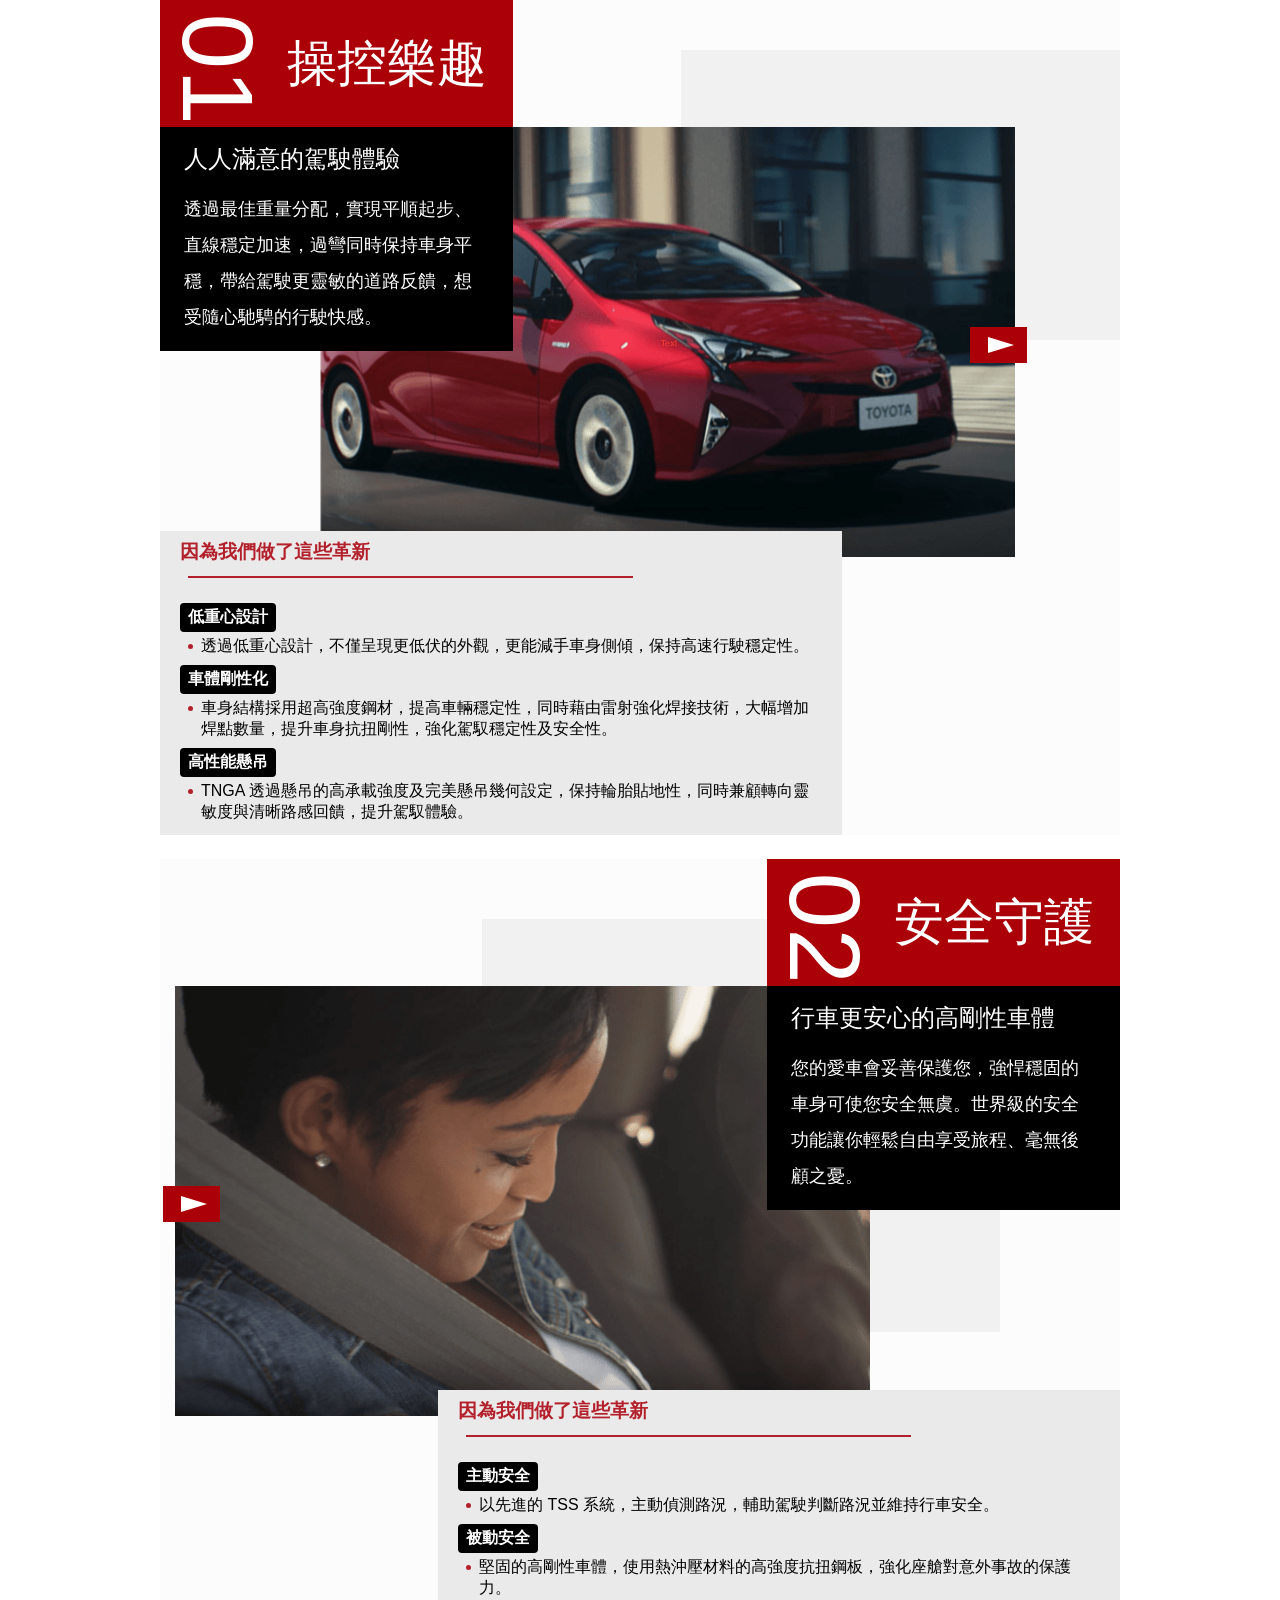
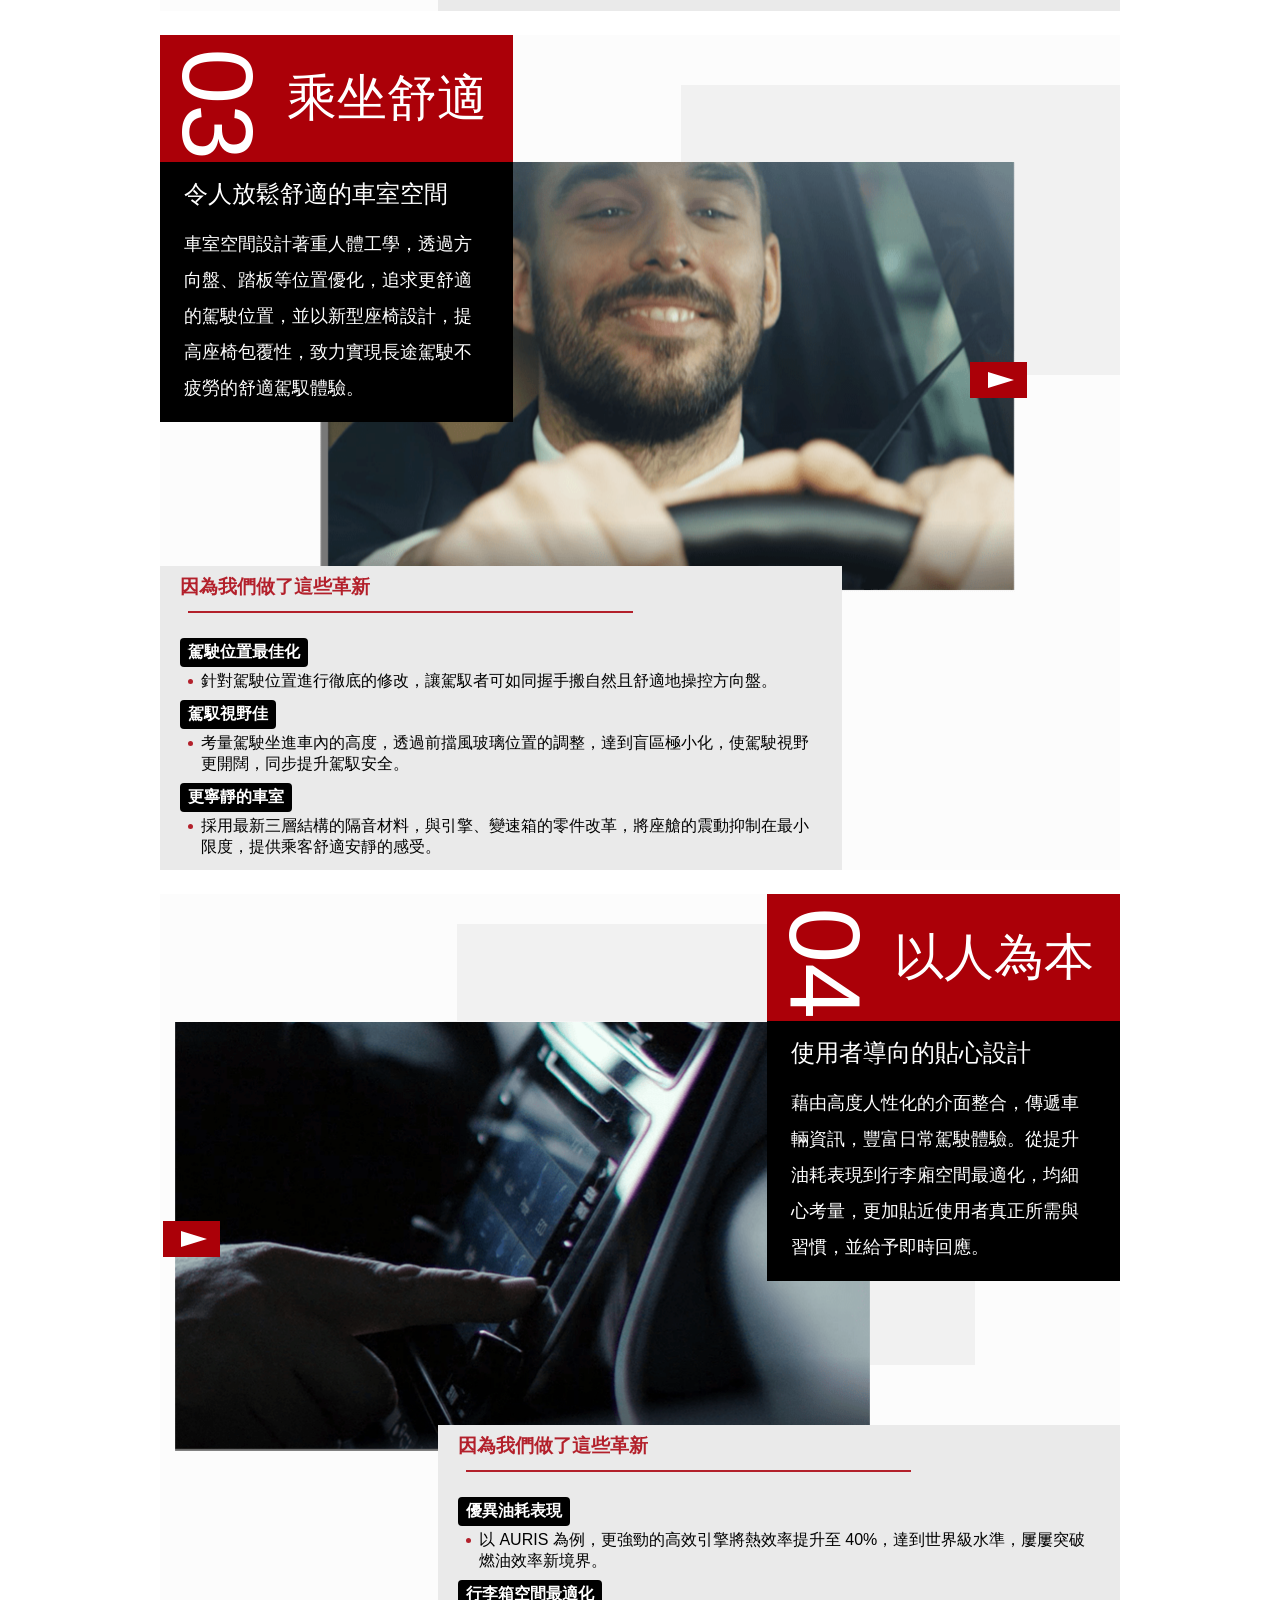
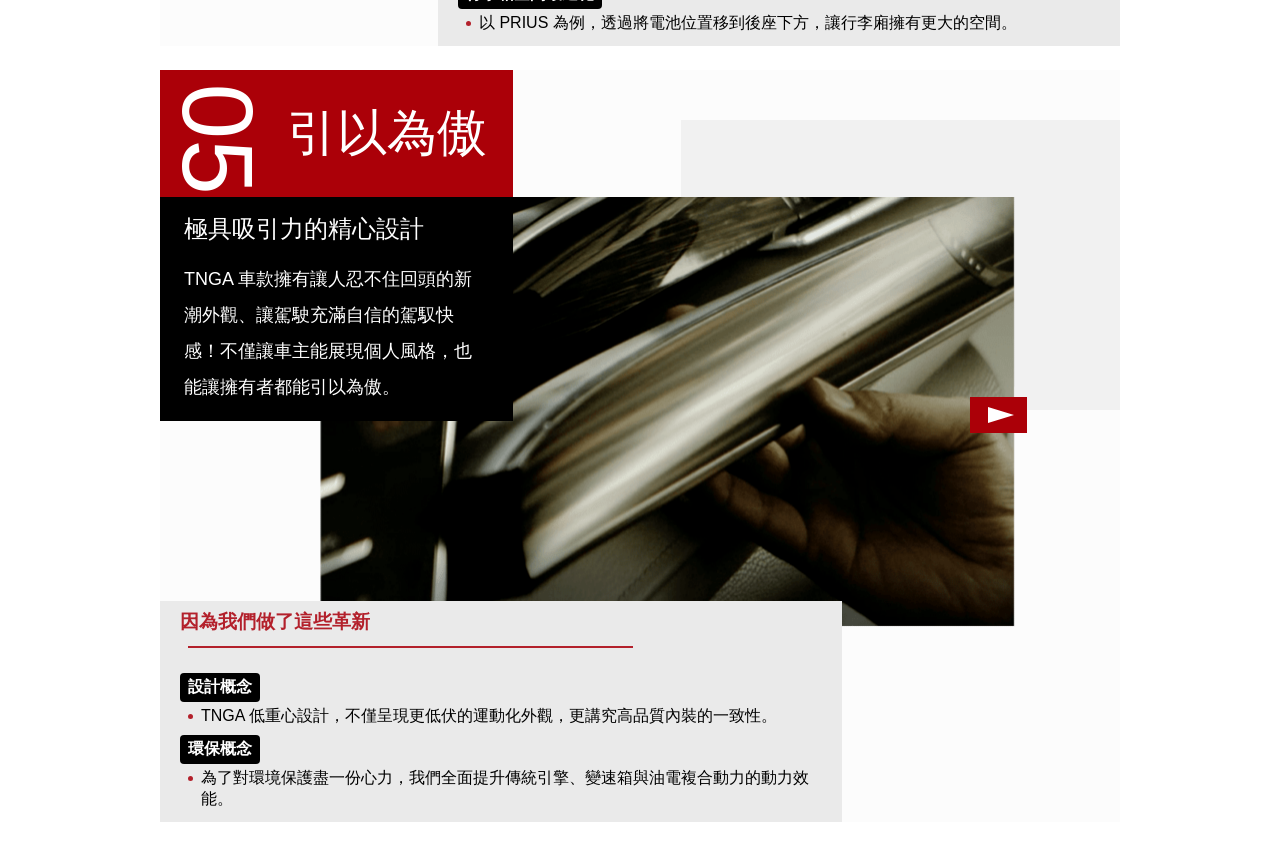
<file: index.html>
<!DOCTYPE html>
<html lang="en">

<head>
  <meta charset="UTF-8">
  <meta name="viewport" content="width=device-width, initial-scale=1.0">
  <title>Document</title>
  <link rel="stylesheet" href="css/style-flex.css">
</head>

<body>

  <!-- section 01 -->
  <div class="wrap">
    <div class="info">
      <div class="main-title">
        <span>01</span>
        <span>操控樂趣</span>
      </div>
    </div>


    <div class="color-block"></div>


    <div class="movie">
      <img src="images/car01.png" alt="">
      <div class="play-button">
        <div class="play-icon"></div>
      </div>
    </div>

    <div class="main-desc">
      <span>人人滿意的駕駛體驗</span>
      <p>透過最佳重量分配，實現平順起步、直線穩定加速，過彎同時保持車身平穩，帶給駕駛更靈敏的道路反饋，想受隨心馳騁的行駛快感。</p>
    </div>

    <div class="revolution">
      <div class="container">
        <div class="revolution-title">
          <h3>因為我們做了這些革新</h3>
        </div>

        <div class="special-point">
          <div class="special-title">
            <h4>低重心設計</h4>
            <div class="item">
              <div class="list-point">
                <div></div>
              </div>
              <p>透過低重心設計，不僅呈現更低伏的外觀，更能減手車身側傾，保持高速行駛穩定性。</p>
            </div>
          </div>
        </div>

        <div class="special-point">
          <div class="special-title">
            <h4>車體剛性化</h4>
            <div class="item">
              <div class="list-point point">
                <div></div>
              </div>
              <p>車身結構採用超高強度鋼材，提高車輛穩定性，同時藉由雷射強化焊接技術，大幅增加焊點數量，提升車身抗扭剛性，強化駕馭穩定性及安全性。</p>
            </div>
          </div>
        </div>

        <div class="special-point">
          <div class="special-title">
            <h4>高性能懸吊</h4>
            <div class="item">
              <div class="list-point">
                <div></div>
              </div>
              <p>TNGA 透過懸吊的高承載強度及完美懸吊幾何設定，保持輪胎貼地性，同時兼顧轉向靈敏度與清晰路感回饋，提升駕馭體驗。</p>
            </div>
          </div>
        </div>
      </div>

    </div>
  </div>

  <!-- section 02 -->
  <div class="wrap wrap-oppisite">
    <div class="info">
      <div class="main-title">
        <span>02</span>
        <span>安全守護</span>
      </div>
    </div>

    <div class="color-block"></div>

    <div class="movie">
      <img src="images/car02.png" alt="">
      <div class="play-button">
        <div class="play-icon"></div>
      </div>
    </div>

    <div class="main-desc">
      <span>行車更安心的高剛性車體</span>
      <p>您的愛車會妥善保護您，強悍穩固的車身可使您安全無虞。世界級的安全功能讓你輕鬆自由享受旅程、毫無後顧之憂。</p>
    </div>

    <div class="revolution">
      <div class="container">
        <div class="revolution-title">
          <h3>因為我們做了這些革新</h3>
        </div>

        <div class="special-point">
          <div class="special-title">
            <h4>主動安全</h4>
            <div class="item">
              <div class="list-point">
                <div></div>
              </div>
              <p>以先進的 TSS 系統，主動偵測路況，輔助駕駛判斷路況並維持行車安全。</p>
            </div>
          </div>
        </div>

        <div class="special-point">
          <div class="special-title">
            <h4>被動安全</h4>
            <div class="item">
              <div class="list-point point">
                <div></div>
              </div>
              <p>堅固的高剛性車體，使用熱沖壓材料的高強度抗扭鋼板，強化座艙對意外事故的保護力。</p>
            </div>
          </div>
        </div>

      </div>

    </div>
  </div>

  <!-- section 03 -->
  <div class="wrap">
    <div class="info">
      <div class="main-title">
        <span>03</span>
        <span>乘坐舒適</span>
      </div>


    </div>


    <div class="color-block"></div>


    <div class="movie">
      <img src="images/car03.png" alt="">
      <div class="play-button">
        <div class="play-icon"></div>
      </div>
    </div>

    <div class="main-desc">
      <span>令人放鬆舒適的車室空間</span>
      <p>車室空間設計著重人體工學，透過方向盤、踏板等位置優化，追求更舒適的駕駛位置，並以新型座椅設計，提高座椅包覆性，致力實現長途駕駛不疲勞的舒適駕馭體驗。</p>
    </div>


    <div class="revolution section3">
      <div class="container">
        <div class="revolution-title">
          <h3>因為我們做了這些革新</h3>
        </div>

        <div class="special-point">
          <div class="special-title">
            <h4>駕駛位置最佳化</h4>
            <div class="item">
              <div class="list-point">
                <div></div>
              </div>
              <p>針對駕駛位置進行徹底的修改，讓駕馭者可如同握手搬自然且舒適地操控方向盤。</p>
            </div>
          </div>
        </div>

        <div class="special-point">
          <div class="special-title">
            <h4>駕馭視野佳</h4>
            <div class="item">
              <div class="list-point point">
                <div></div>
              </div>
              <p>考量駕駛坐進車內的高度，透過前擋風玻璃位置的調整，達到盲區極小化，使駕駛視野更開闊，同步提升駕馭安全。</p>
            </div>
          </div>
        </div>

        <div class="special-point">
          <div class="special-title">
            <h4>更寧靜的車室</h4>
            <div class="item">
              <div class="list-point">
                <div></div>
              </div>
              <p>採用最新三層結構的隔音材料，與引擎、變速箱的零件改革，將座艙的震動抑制在最小限度，提供乘客舒適安靜的感受。</p>
            </div>
          </div>
        </div>
      </div>

    </div>
  </div>

  <!-- section 04 -->
  <div class="wrap wrap-oppisite">
    <div class="info">
      <div class="main-title">
        <span>04</span>
        <span>以人為本</span>
      </div>


    </div>


    <div class="color-block block4"></div>


    <div class="movie">
      <img src="images/car04.png" alt="">
      <div class="play-button">
        <div class="play-icon"></div>
      </div>
    </div>
    <div class="main-desc">
      <span>使用者導向的貼心設計</span>
      <p>藉由高度人性化的介面整合，傳遞車輛資訊，豐富日常駕駛體驗。從提升油耗表現到行李廂空間最適化，均細心考量，更加貼近使用者真正所需與習慣，並給予即時回應。</p>
    </div>

    <div class="revolution section4">
      <div class="container">
        <div class="revolution-title">
          <h3>因為我們做了這些革新</h3>
        </div>

        <div class="special-point">
          <div class="special-title">
            <h4>優異油耗表現</h4>
            <div class="item">
              <div class="list-point">
                <div></div>
              </div>
              <p>以 AURIS 為例，更強勁的高效引擎將熱效率提升至 40%，達到世界級水準，屢屢突破燃油效率新境界。</p>
            </div>
          </div>
        </div>

        <div class="special-point">
          <div class="special-title">
            <h4>行李箱空間最適化</h4>
            <div class="item">
              <div class="list-point point">
                <div></div>
              </div>
              <p>以 PRIUS 為例，透過將電池位置移到後座下方，讓行李廂擁有更大的空間。</p>
            </div>
          </div>
        </div>

      </div>

    </div>
  </div>

  <!-- section 05 -->
  <div class="wrap">
    <div class="info">
      <div class="main-title">
        <span>05</span>
        <span>引以為傲</span>
      </div>


    </div>


    <div class="color-block"></div>


    <div class="movie">
      <img src="images/car05.png" alt="">
      <div class="play-button">
        <div class="play-icon"></div>
      </div>
    </div>

    <div class="main-desc">
      <span>極具吸引力的精心設計</span>
      <p>TNGA 車款擁有讓人忍不住回頭的新潮外觀、讓駕駛充滿自信的駕馭快感！不僅讓車主能展現個人風格，也能讓擁有者都能引以為傲。</p>
    </div>

    <div class="revolution">
      <div class="container">
        <div class="revolution-title">
          <h3>因為我們做了這些革新</h3>
        </div>

        <div class="special-point">
          <div class="special-title">
            <h4>設計概念</h4>
            <div class="item">
              <div class="list-point">
                <div></div>
              </div>
              <p>TNGA 低重心設計，不僅呈現更低伏的運動化外觀，更講究高品質內裝的一致性。</p>
            </div>
          </div>
        </div>

        <div class="special-point">
          <div class="special-title">
            <h4>環保概念</h4>
            <div class="item">
              <div class="list-point point">
                <div></div>
              </div>
              <p>為了對環境保護盡一份心力，我們全面提升傳統引擎、變速箱與油電複合動力的動力效能。</p>
            </div>
          </div>
        </div>

      </div>

    </div>
  </div>

</body>

</html>
</file>
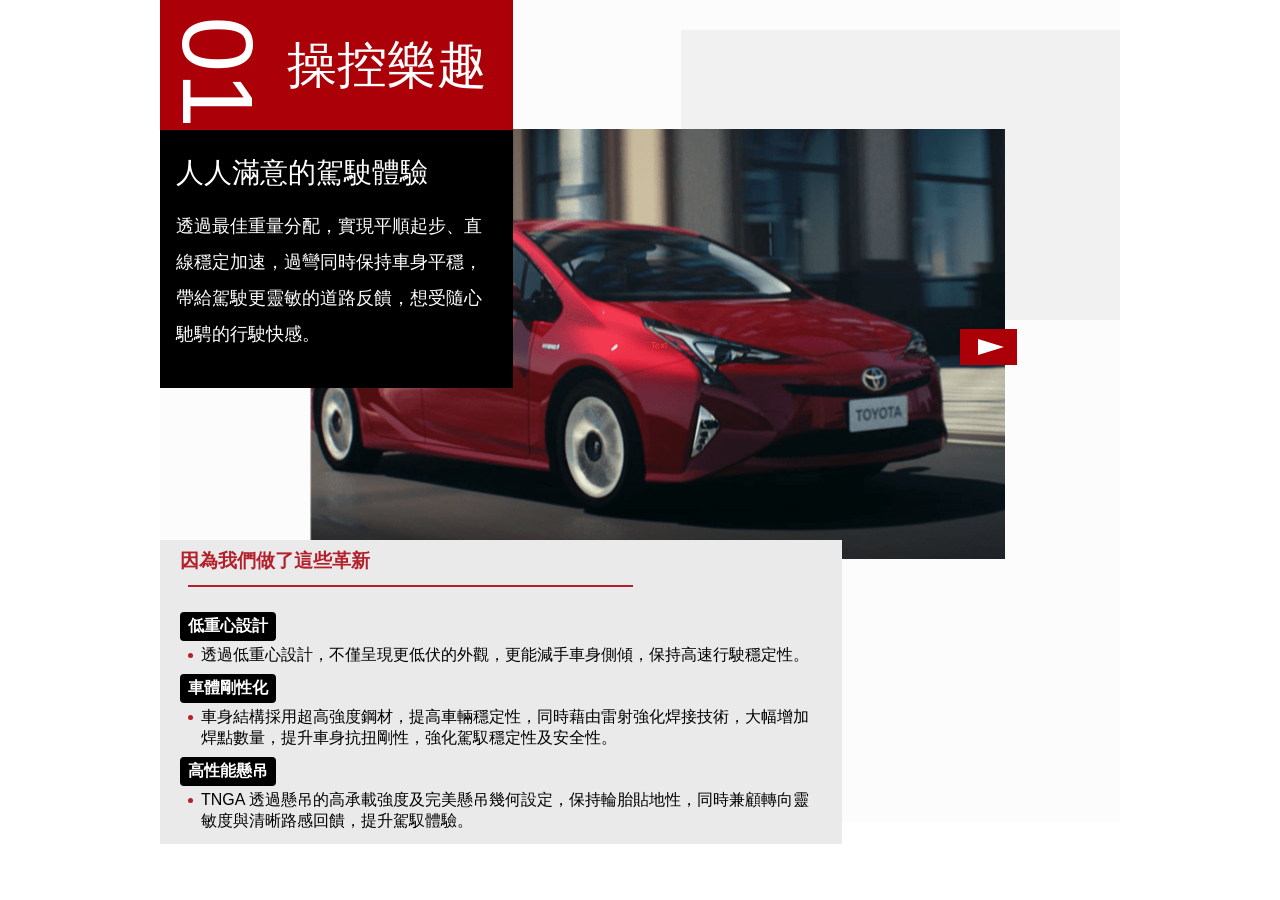
<file: index-non-flex.html>
<!DOCTYPE html>
<html lang="en">

<head>
  <meta charset="UTF-8">
  <meta name="viewport" content="width=device-width, initial-scale=1.0">
  <title>Document</title>
  <link rel="stylesheet" href="css/style-non-flex.css">
</head>

<body>
  <section class="section section-01">
    <div class="wrap">
      <div class="title-area">
        <div class="main-title">
          <span>01</span>
          <span>操控樂趣</span>
        </div>
        <div class="title-desc">
          <span>人人滿意的駕駛體驗</span>
          <p>透過最佳重量分配，實現平順起步、直線穩定加速，過彎同時保持車身平穩，帶給駕駛更靈敏的道路反饋，想受隨心馳騁的行駛快感。</p>
        </div>
      </div>

      <div class="background-div"></div>
      <div class="movie-area">
        <img src="images/car01.png" alt="">
        <div class="play-button">
          <div class="play-icon">
          </div>
        </div>
      </div>

      <div class="desc-area">
        <div class="container">
          <div class="sub-title">
            <h3>因為我們做了這些革新</h3>
          </div>

          <div class="special-point">
            <div class="desc-title">
              <h4>低重心設計</h4>
              <div class="item">
                <div class="list-point">
                  <div></div>
                </div>
                <p>透過低重心設計，不僅呈現更低伏的外觀，更能減手車身側傾，保持高速行駛穩定性。</p>
              </div>
            </div>
          </div>

          <div class="special-point">
            <div class="desc-title">
              <h4>車體剛性化</h4>
              <div class="item">
                <div class="list-point point">
                  <div></div>
                </div>
                <p>車身結構採用超高強度鋼材，提高車輛穩定性，同時藉由雷射強化焊接技術，大幅增加焊點數量，提升車身抗扭剛性，強化駕馭穩定性及安全性。</p>
              </div>
            </div>
          </div>

          <div class="special-point">
            <div class="desc-title">
              <h4>高性能懸吊</h4>
              <div class="item">
                <div class="list-point">
                  <div></div>
                </div>
                <p>TNGA 透過懸吊的高承載強度及完美懸吊幾何設定，保持輪胎貼地性，同時兼顧轉向靈敏度與清晰路感回饋，提升駕馭體驗。</p>
              </div>
            </div>
          </div>
        </div>
      </div>
    </div>
  </section>

</body>

</html>
</file>
<file: css/style-flex.css>
/* General Settings */

* {
  margin: 0;
  padding: 0;
  list-style: none;
  font-family: 'Noto Sans TC', sans-serif;
}

.wrap {
  width: 100%;
  max-width: 960px;
  margin: auto;
  display: flex;
  flex-direction: column;
  position: relative;
  background-color: rgb(252, 252, 252);
  margin-bottom: 24px;
}

.info {
  width: 353px;
  background-color: #000;
  z-index: 1;
  color: #fff;
}

.main-title {
  background-color: rgb(171, 0, 8);
  display: flex;
  justify-content: flex-end;
}

.main-title span:nth-child(1) {
  align-self: flex-end;
  font-size: 100px;
  line-height: 100px;
  font-weight: 100;
  flex-grow: 1;
  transform: rotate(90deg);
  padding-top: 5px;
}

.main-title span:nth-child(2) {
  padding: 30px 5px;
  font-size: 50px;
  font-weight: 100;
  flex-grow: 2;
}

.main-desc {
  width: 321px;
  background-color: #000;
  color: #fff;
  padding: 8px 16px;
  margin-top: -434px;
  z-index: 1;
}

.main-desc span {
  display: block;
  font-size: 24px;
  font-weight: 200;
  padding: 8px 8px;
}

.main-desc p {
  font-size: 18px;
  line-height: 2;
  font-weight: 100;
  padding: 8px 8px;
}

.movie .play-icon {
  width: 0;
  height: 0;
  margin-left: 18px;
  border-top: 8px solid transparent;
  border-left: 26px solid #fff;
  border-bottom: 8px solid transparent;
}

.color-block {
  width: 439px;
  height: 290px;
  background-color: rgb(241, 241, 241);
  position: absolute;
}

.movie {
  width: 695px;
  z-index: 0;
  position: relative;
}

.movie img {
  width: 100%;
  height: 430px;
}

.play-button {
  width: 57px;
  height: 36px;
  background-color: rgb(171, 0, 8);
  position: absolute;
  display: flex;
  align-items: center;
  top: 200px;
}

.revolution {
  width: 682px;
  background-color: rgb(234, 234, 234);
  margin-top: 180px;
  z-index: 1;
}

.revolution .container {
  padding: 8px 20px;
}

.revolution h3 {
  color: rgb(179, 32, 43);
  padding-bottom: 12px;
}

.revolution h3::after {
  content: '';
  display: inline-block;
  width: 445px;
  height: 2px;
  margin-left: 8px;
  margin-bottom: 4px;
  background-color: rgb(179, 32, 43);
}

.revolution .special-point {
  padding: 4px 0;
}

.revolution .item {
  padding-top: 4px;
  display: flex;
  justify-content: flex-start;
  align-items: flex-start;
}

.revolution .list-point div {
  width: 5px;
  height: 5px;
  border-radius: 50%;
  background-color: rgb(179, 32, 43);
  align-self: start;
  margin: 8px 8px;
}

.revolution h4 {
  display: inline-block;
  padding: 4px 8px;
  border-radius: 4px;
  color: #fff;
  background-color: #000;
}


/* left site */
.wrap .color-block {
  right: 0;
  top: 50px;
}

.wrap .movie {
  margin-left: 160px;
}

.wrap .movie .play-button {
  right: -12px;
}

/* right side */
.wrap-oppisite {
  align-items: flex-end;
  flex-direction: column;
}

.wrap-oppisite .color-block {
  width: 518px;
  height: 413px;
  right: 120px;
  top: 60px;
}

.wrap-oppisite .movie {
  margin-right: 250px;
}

.wrap-oppisite .play-button {
  left: -12px;
}

/* section 3, 4, revolution block */
.wrap .section3, .wrap-oppisite .section4 {
  margin-top: 144px;
}

/* section 4 block position */
.wrap-oppisite .block4 {
  width: 518px;
  height: 441px;
  right: 145px;
  top: 30px;
}
</file>
<file: css/style-non-flex.css>
* {
  margin: 0;
  padding: 0;
  list-style: none;
  font-family: 'Noto Sans TC', sans-serif;
}

.wrap {
  width: 100%;
  /* height: 832px; */
  max-width: 960px;
  margin: auto;
  position: relative;
  background-color: rgb(252, 252, 252);
  margin-bottom: 20px;
  display: flex;
  flex-direction: column;
}

.title-area {
  width: 353px;
  height: 388px;
  background-color: #000;
  position: relative;
  z-index: 1;
}

.main-title {
  width: 353px;
  height: 130px;
  background-color: rgb(171, 0, 8);
  display: flex;
  align-items: center;
  color: #fff;
  font-size: 0;
}

.main-title span:nth-child(1) {
  align-self: flex-end;
  font-size: 100px;
  line-height: 100px;
  font-weight: 100;
  flex-grow: 1;
  transform: rotate(90deg);
  padding-top: 5px;
}

.main-title span:nth-child(2) {
  padding: 0 5px;
  font-size: 50px;
  font-weight: 100;
  flex-grow: 2;
}

.title-area .title-desc {
  color: #fff;
  padding: 8px 16px;
}

.title-area .title-desc span {
  display: block;
  font-size: 28px;
  font-weight: 200;
  padding: 16px 0;
}

.title-area .title-desc p {
  font-size: 18px;
  line-height: 2;
  font-weight: 100;
}

.background-div {
  width: 439px;
  height: 290px;
  background-color: rgb(241, 241, 241);
  position: absolute;
  top: 30px;
  right: 0;
}

.movie-area {
  width: 695px;
  position: relative;
  top: -259px;
  left: 150px;
}

.movie-area img {
  width: 100%;
}

.movie-area .play-button {
  width: 57px;
  height: 36px;
  background-color: rgb(171, 0, 8);
  position: absolute;
  right: -12px;
  top: 200px;
  display: flex;
  align-items: center;
}

.movie-area .play-icon {
  width: 0;
  height: 0;
  margin-left: 18px;
  border-top: 8px solid transparent;
  border-left: 26px solid #fff;
  border-bottom: 8px solid transparent;
}

.desc-area {
  width: 682px;
  background-color: rgb(234, 234, 234);
  position: absolute;
  top: 540px;
  font-weight: 100;
}

.desc-area .container {
  padding: 8px 20px;
}

.desc-area h3 {
  color: rgb(179, 32, 43);
  padding-bottom: 12px;
}

.desc-area h3::after {
  content: '';
  display: inline-block;
  width: 445px;
  height: 2px;
  margin-left: 8px;
  margin-bottom: 4px;
  background-color: rgb(179, 32, 43);
}

.desc-area .special-point {
  padding: 4px 0;
}

.desc-area .item {
  padding-top: 4px;
  display: flex;
  justify-content: flex-start;
  align-items: flex-start;
}

.desc-area .list-point div {
  width: 5px;
  height: 5px;
  border-radius: 50%;
  background-color: rgb(179, 32, 43);
  align-self: start;
  margin: 8px 8px;
}

.desc-area h4 {
  display: inline-block;
  padding: 4px 8px;
  border-radius: 4px;
  color: #fff;
  background-color: #000;
}
</file>
